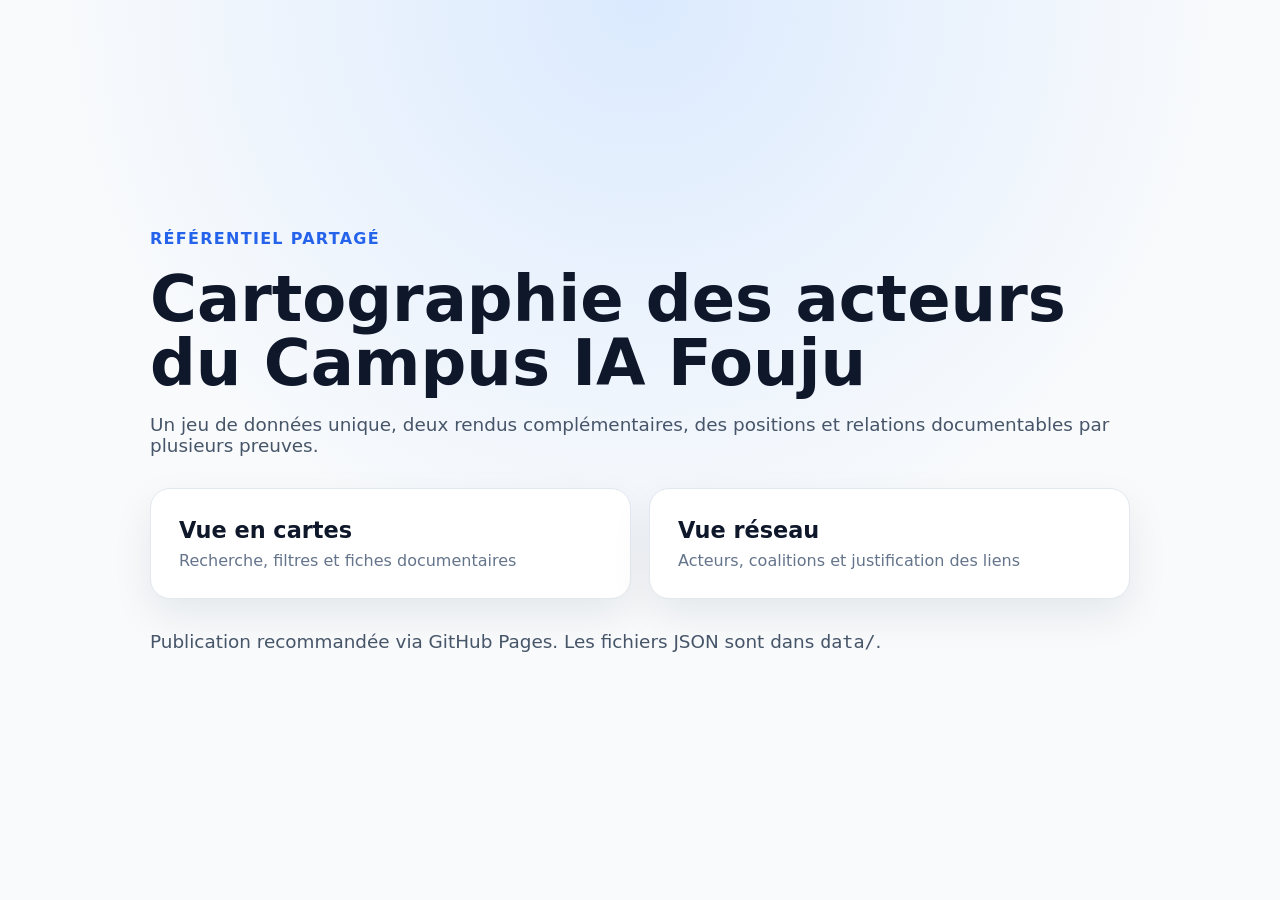
<file: index.html>
<!doctype html><html lang="fr"><head><meta charset="utf-8"><meta name="viewport" content="width=device-width,initial-scale=1"><title>Campus IA Fouju</title><link rel="stylesheet" href="assets/css/common.css"></head><body><main class="landing"><div class="hero"><span class="eyebrow">Référentiel partagé</span><h1>Cartographie des acteurs du Campus IA Fouju</h1><p>Un jeu de données unique, deux rendus complémentaires, des positions et relations documentables par plusieurs preuves.</p><div class="choices"><a class="choice" href="apps/cards/"><strong>Vue en cartes</strong><span>Recherche, filtres et fiches documentaires</span></a><a class="choice" href="apps/network/"><strong>Vue réseau</strong><span>Acteurs, coalitions et justification des liens</span></a></div><p class="notice">Publication recommandée via GitHub Pages. Les fichiers JSON sont dans <code>data/</code>.</p></div></main></body></html>
</file>
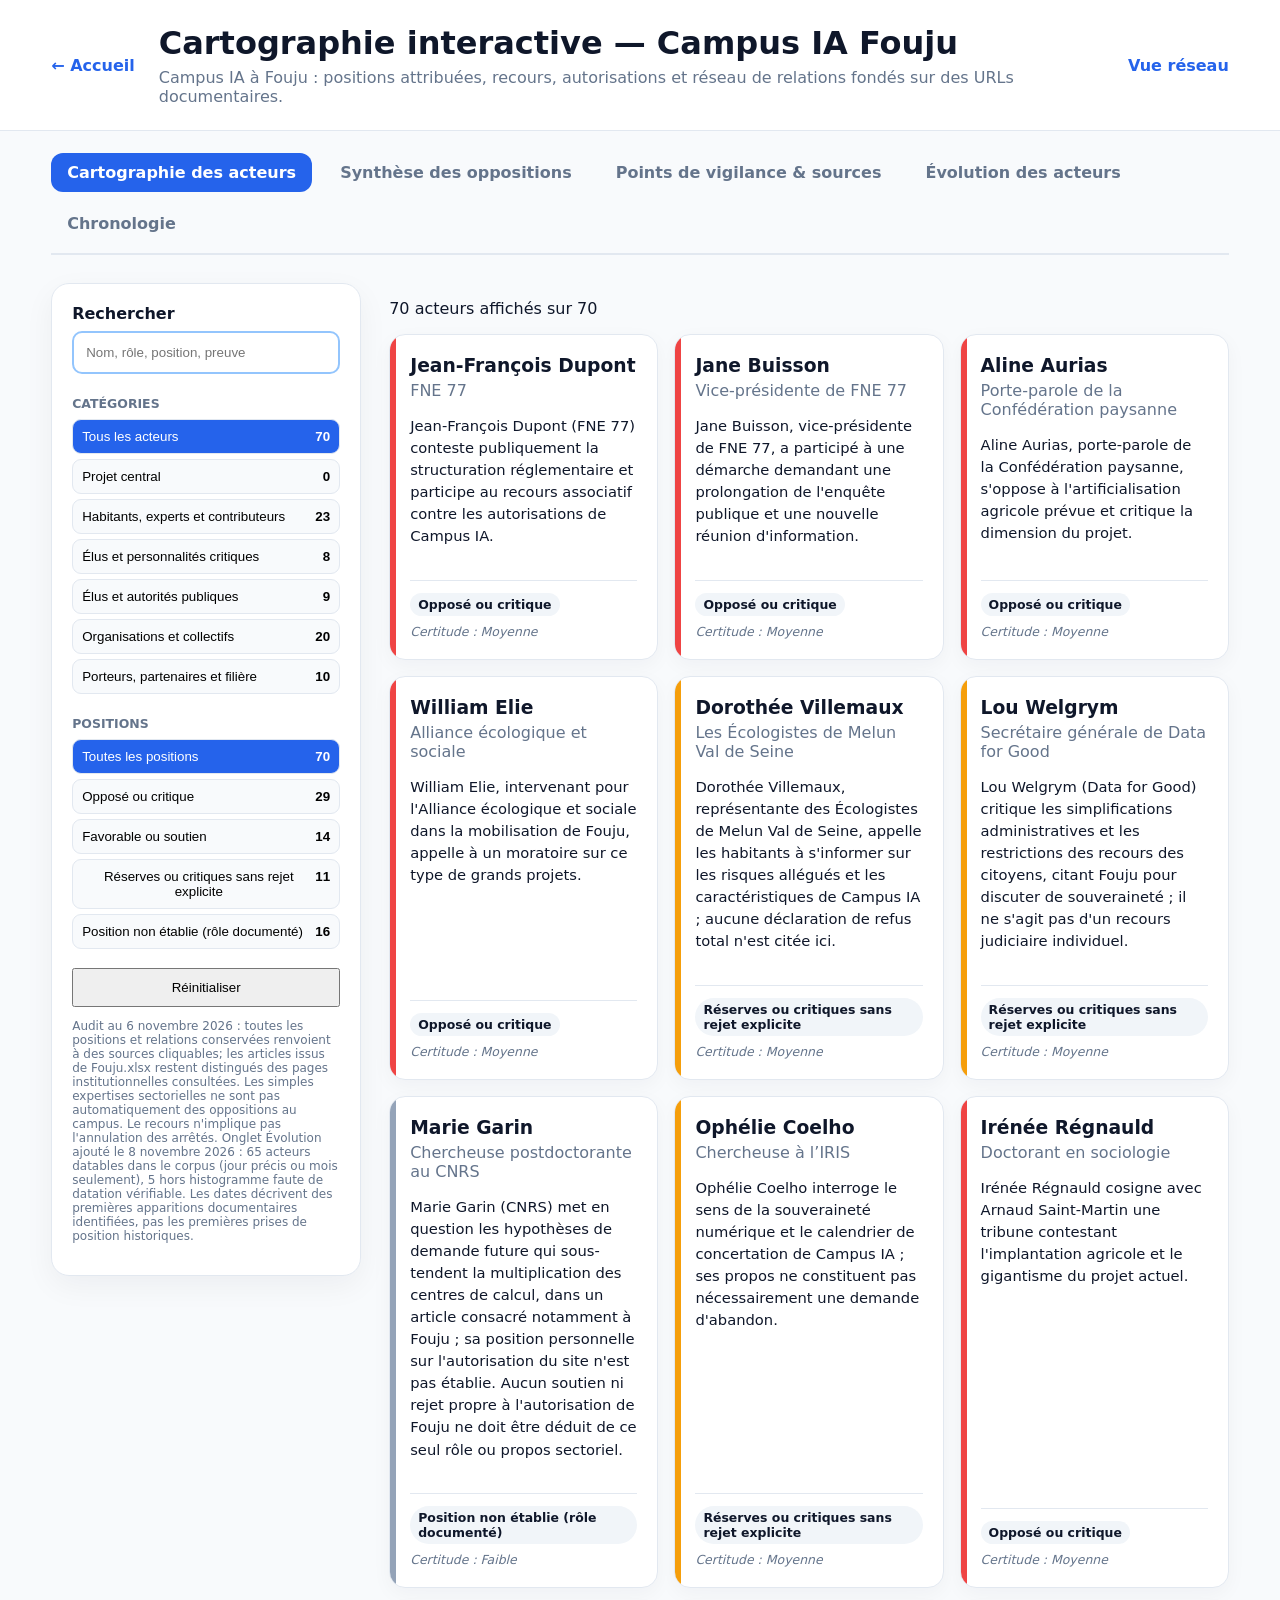
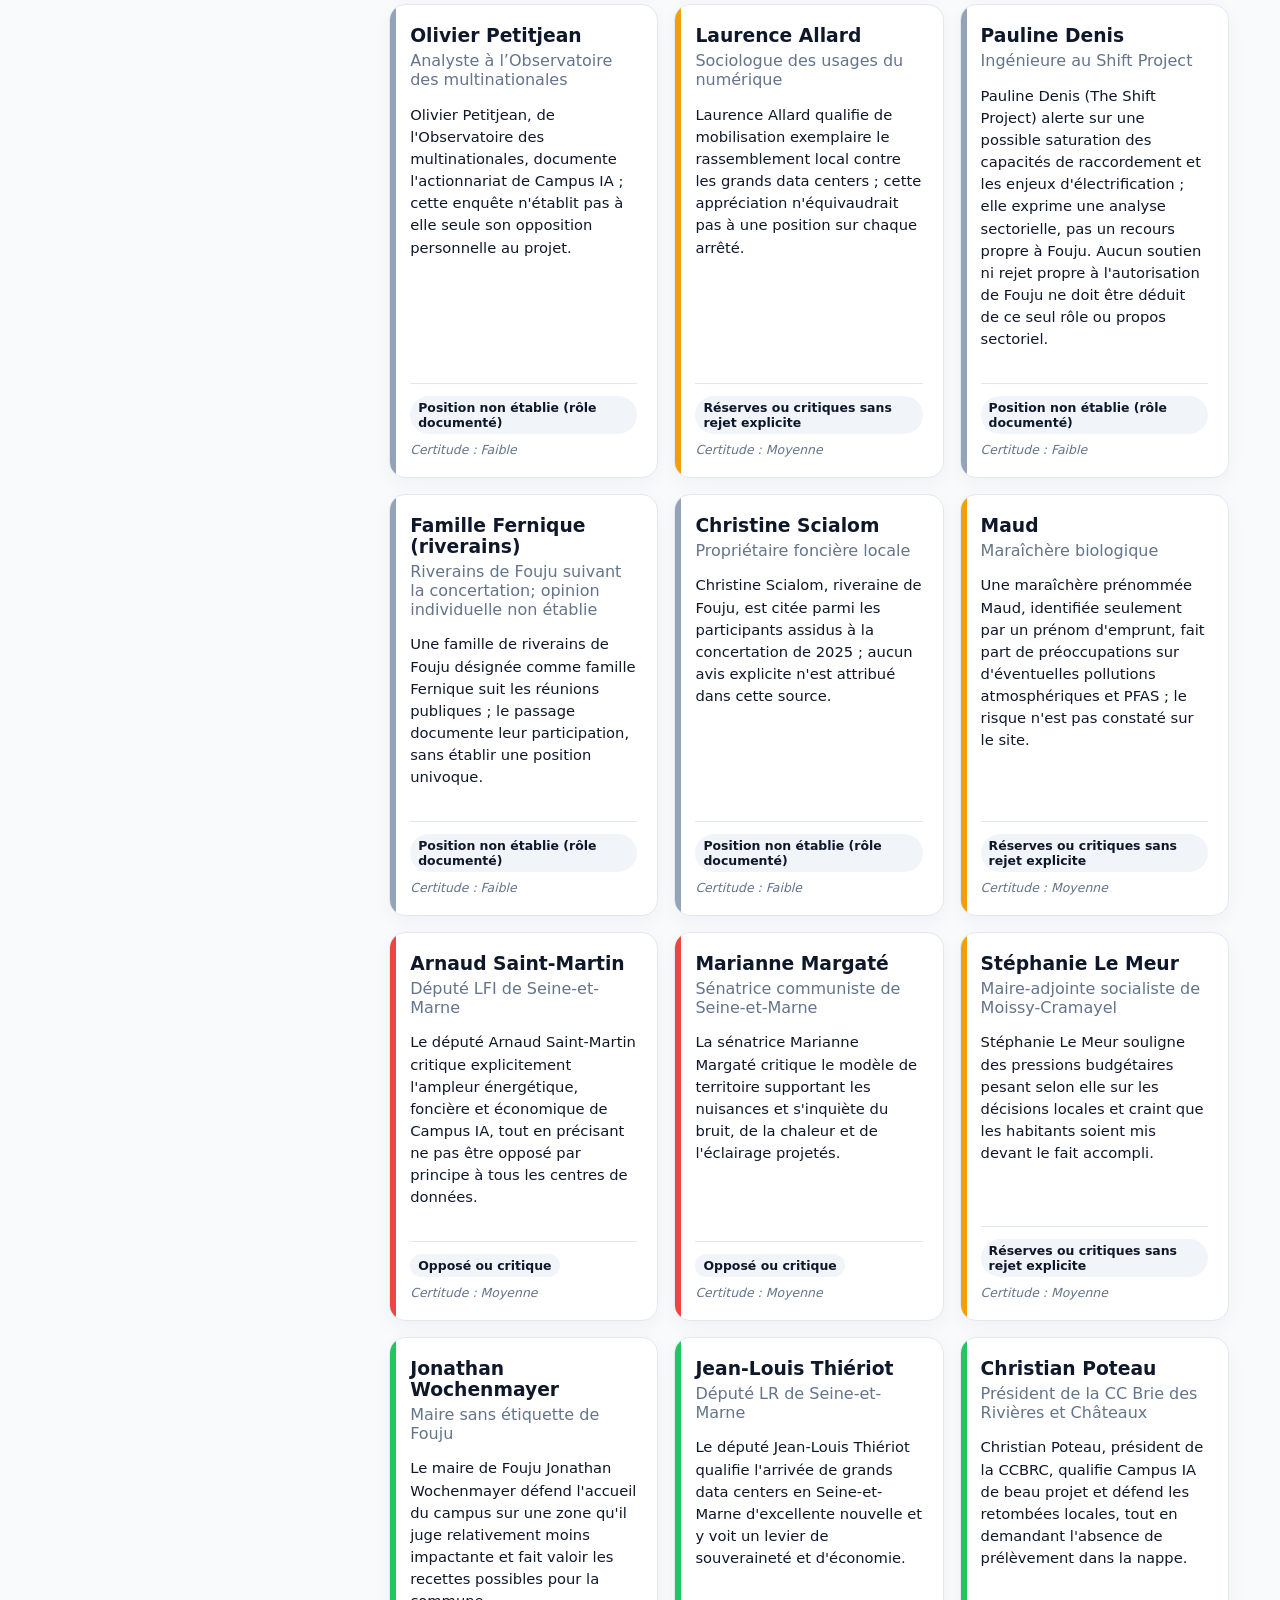
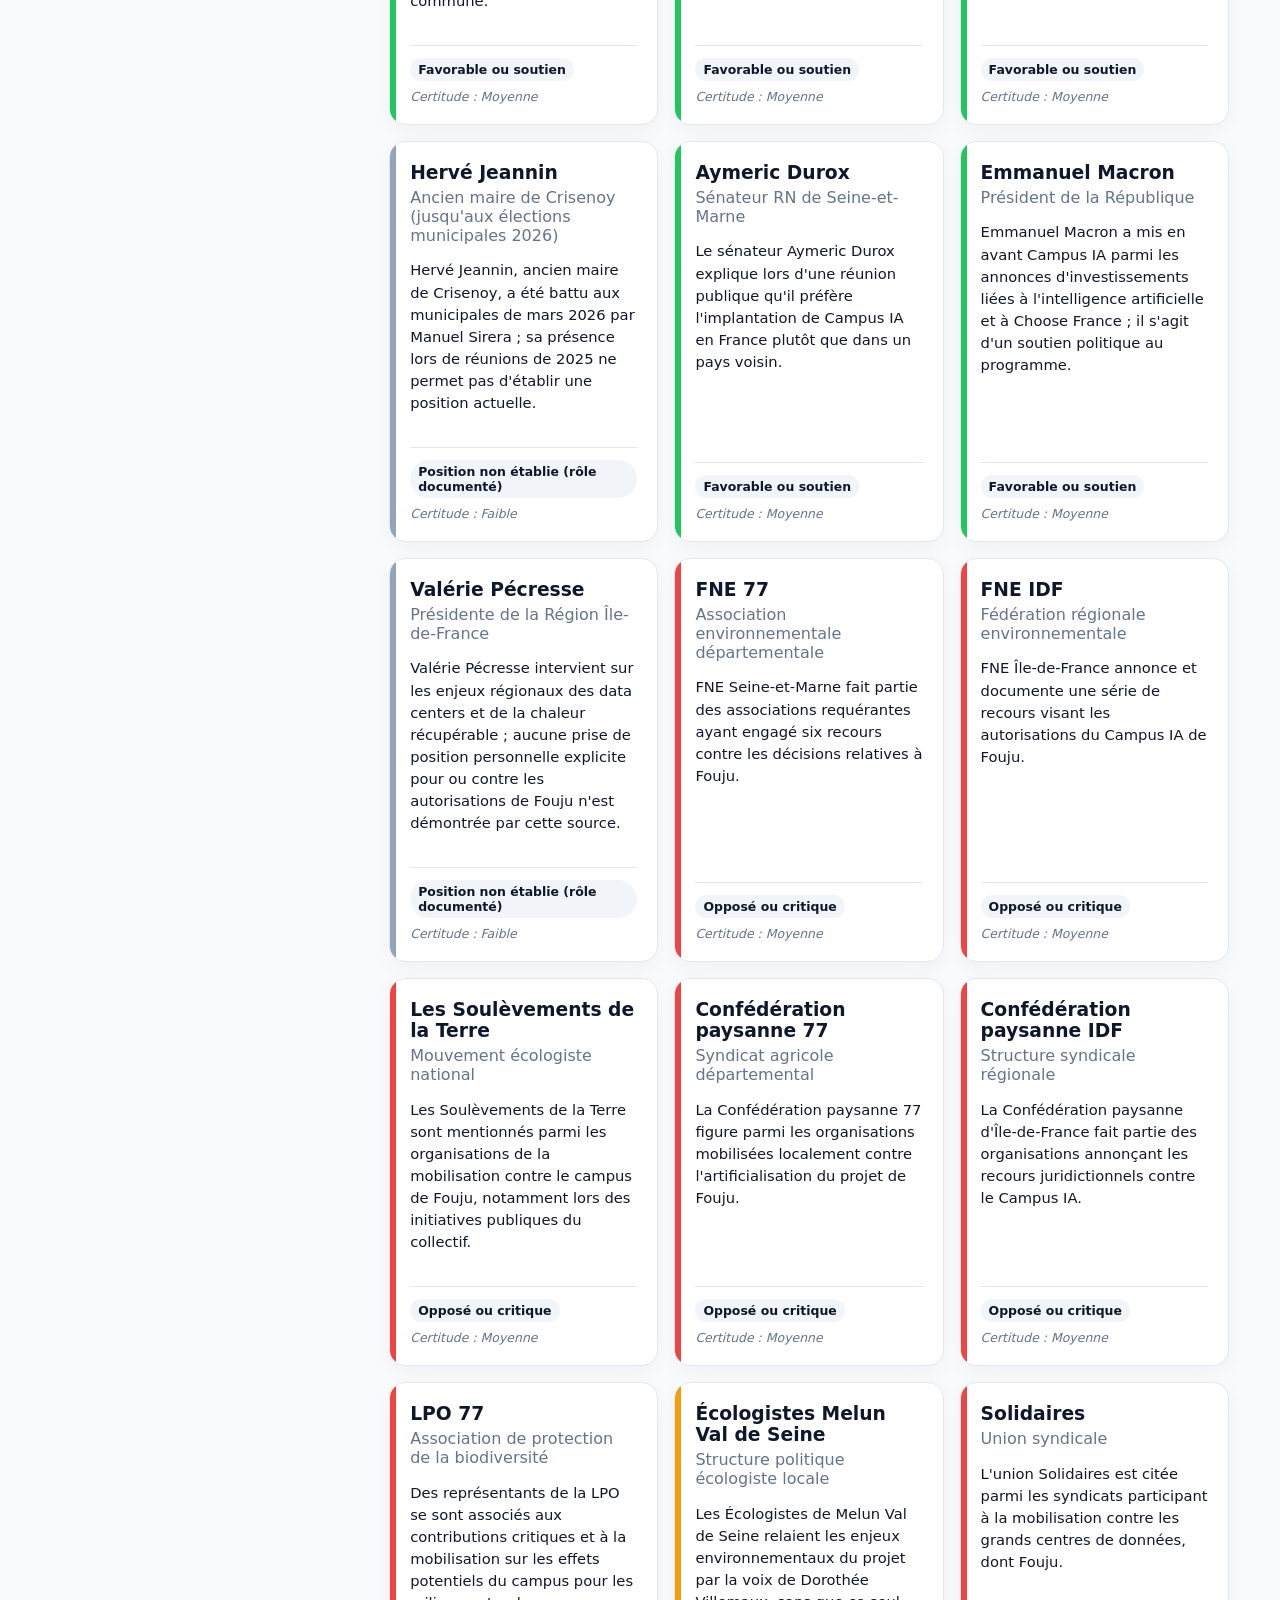
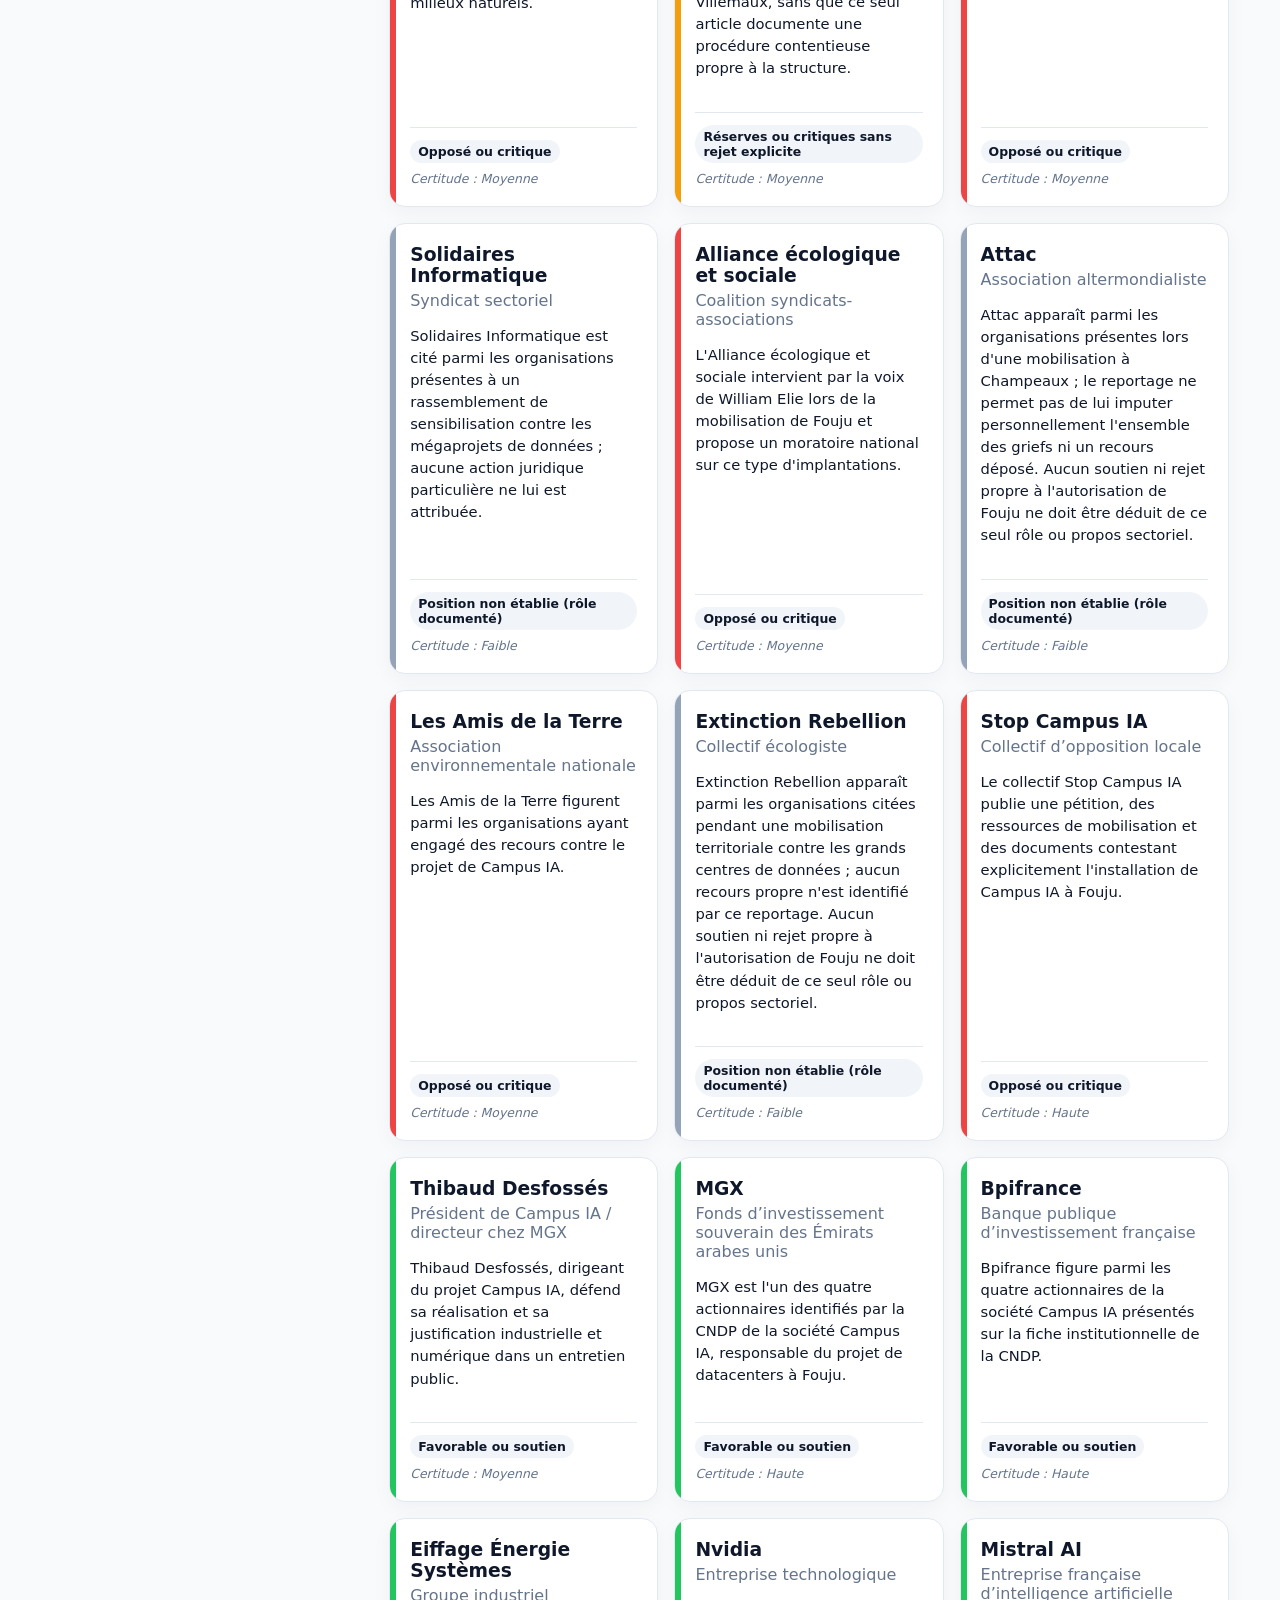
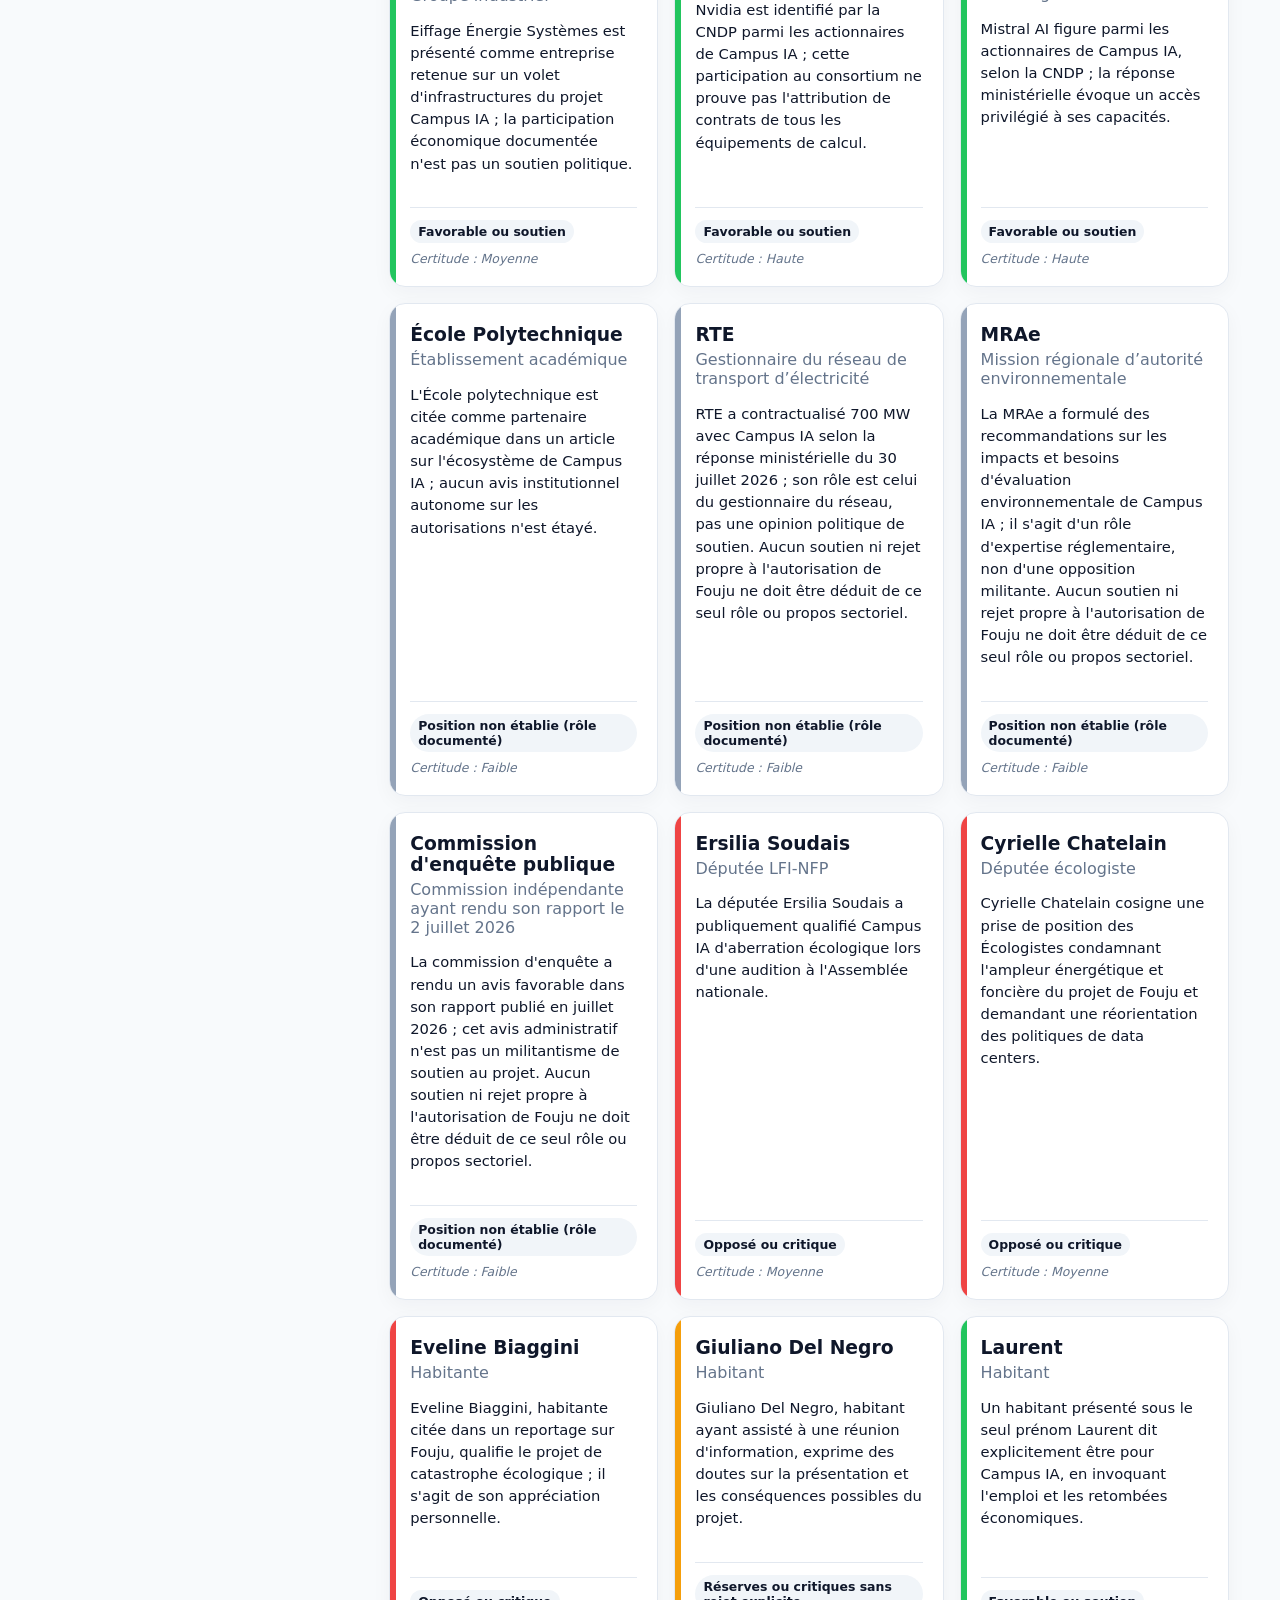
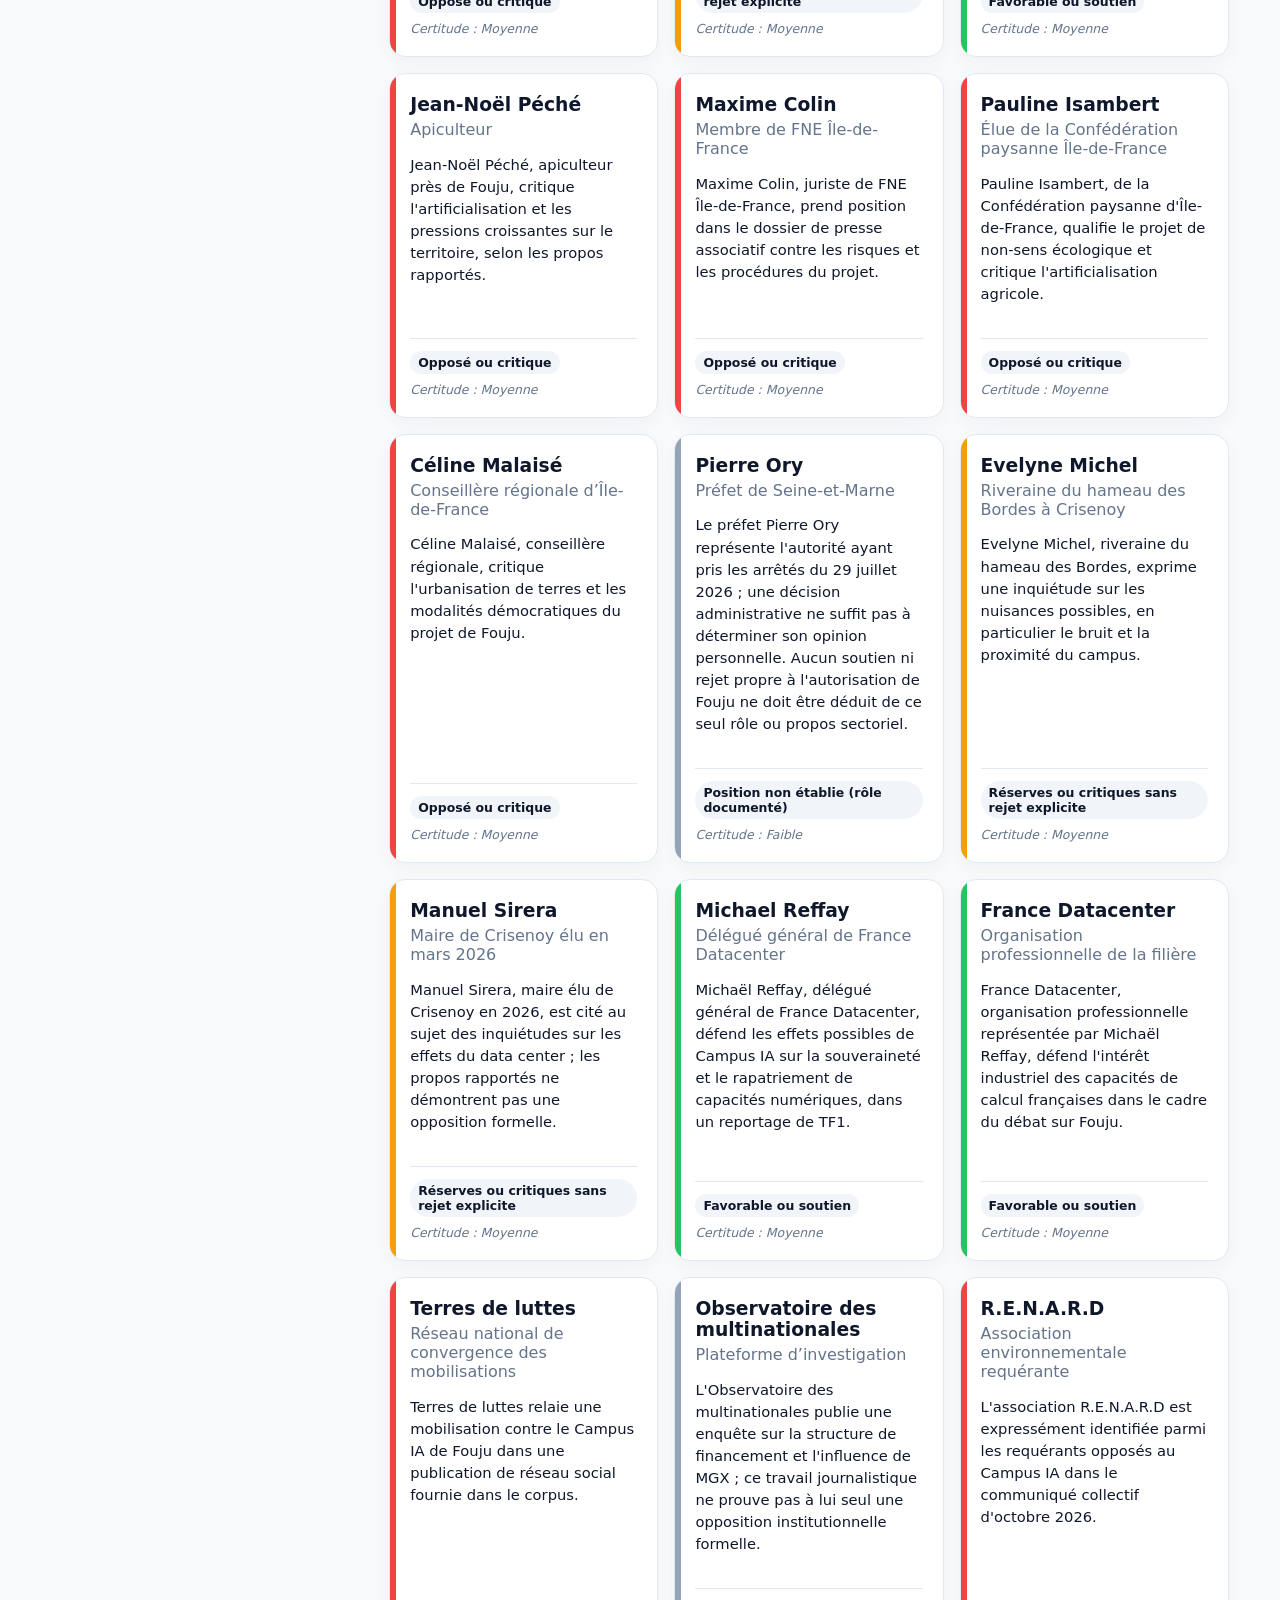
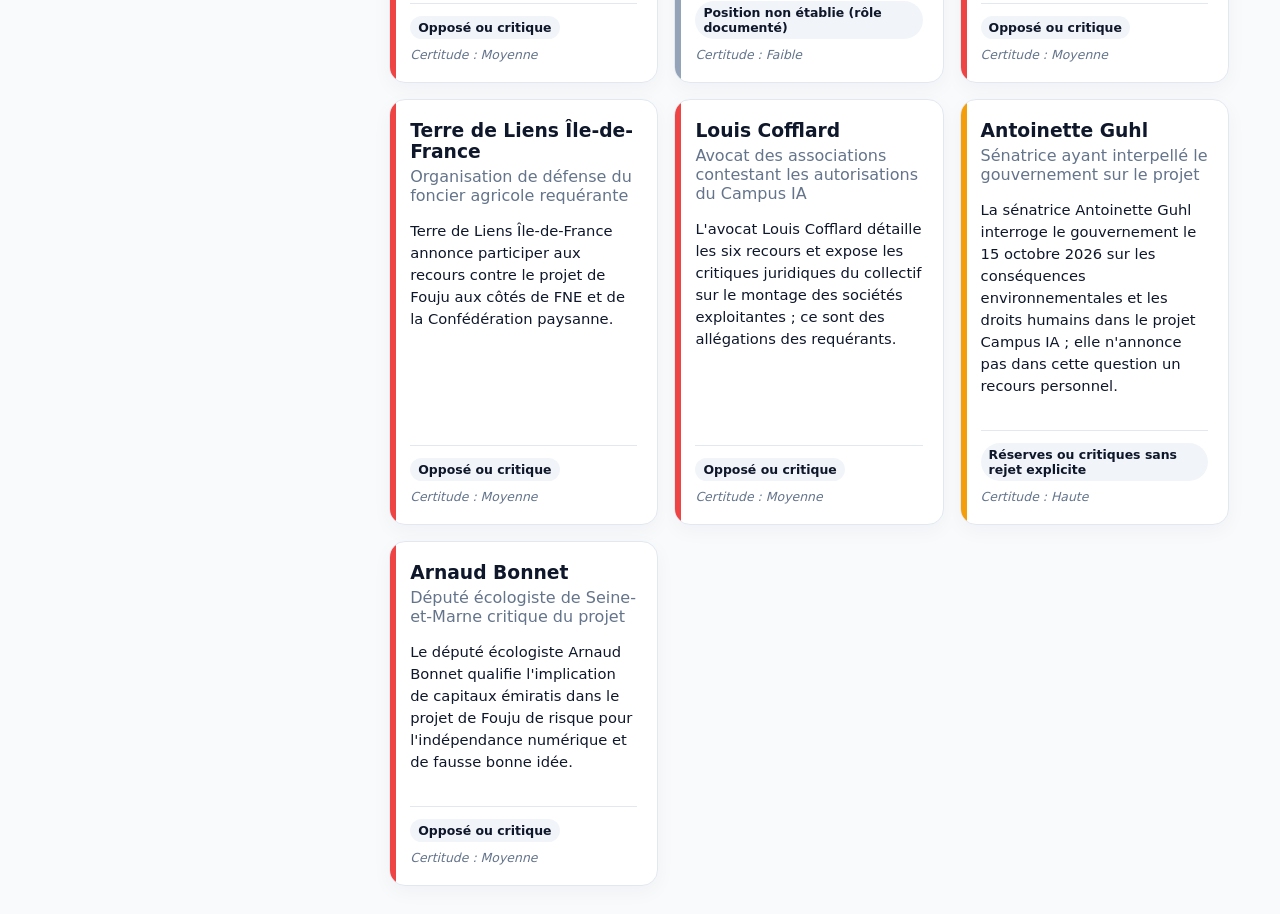
<file: apps/cards/index.html>
<!doctype html><html lang="fr"><head><meta charset="utf-8"><meta name="viewport" content="width=device-width,initial-scale=1"><title>Vue en cartes — Fouju</title><link rel="stylesheet" href="../../assets/css/cards.css?v=20261108"><link rel="stylesheet" href="../../assets/css/evolution.css?v=fouju-position-20261109"></head><body>
<header><a href="../../">← Accueil</a><div><h1 id="title"></h1><p id="subtitle"></p></div><a class="switch" href="../network/">Vue réseau</a></header>
<nav class="tabs" aria-label="Navigation de la cartographie"><button class="tab active" data-tab="carto" aria-selected="true">Cartographie des acteurs</button><button class="tab" data-tab="griefs" aria-selected="false">Synthèse des oppositions</button><button class="tab" data-tab="watch" aria-selected="false">Points de vigilance &amp; sources</button><button class="tab" data-tab="evolution" aria-selected="false">Évolution des acteurs</button><button class="tab" data-tab="timeline" aria-selected="false">Chronologie</button></nav>
<section class="tab-pane active" id="tab-carto"><main class="layout"><aside><label>Rechercher<input id="search" type="search" placeholder="Nom, rôle, position, preuve"></label><section><h2>Catégories</h2><div id="categories"></div></section><section><h2>Positions</h2><div id="stances"></div></section><button id="reset">Réinitialiser</button><p class="data-notice" id="notice"></p></aside><section><p id="count"></p><div id="grid" class="grid"></div></section></main></section>
<section class="tab-pane" id="tab-griefs"><main class="summary-wrap"><div id="griefGrid" class="griefGrid"></div></main></section>
<section class="tab-pane" id="tab-watch"><main class="summary-wrap"><article class="listCard"><h2>🔍 Points de vigilance majeurs</h2><ul id="vigilance"></ul></article><article class="listCard"><h2>📰 Médias et sources répertoriés</h2><ul id="sources"></ul></article></main></section>
<section class="tab-pane" id="tab-evolution"><main class="summary-wrap"><div id="evolution-root"></div></main></section>
<section class="tab-pane" id="tab-timeline"><main class="summary-wrap"><div class="griefGrid" id="timelineGrid"></div><article class="listCard"><h2>Repères techniques et état d'avancement</h2><div id="factGrid" class="griefGrid"></div></article></main></section>
<dialog id="dialog"><button class="close" aria-label="Fermer">×</button><div id="detail"></div></dialog><script type="module" src="../../assets/js/cards.js?v=fouju-position-20261109"></script></body></html>
</file>
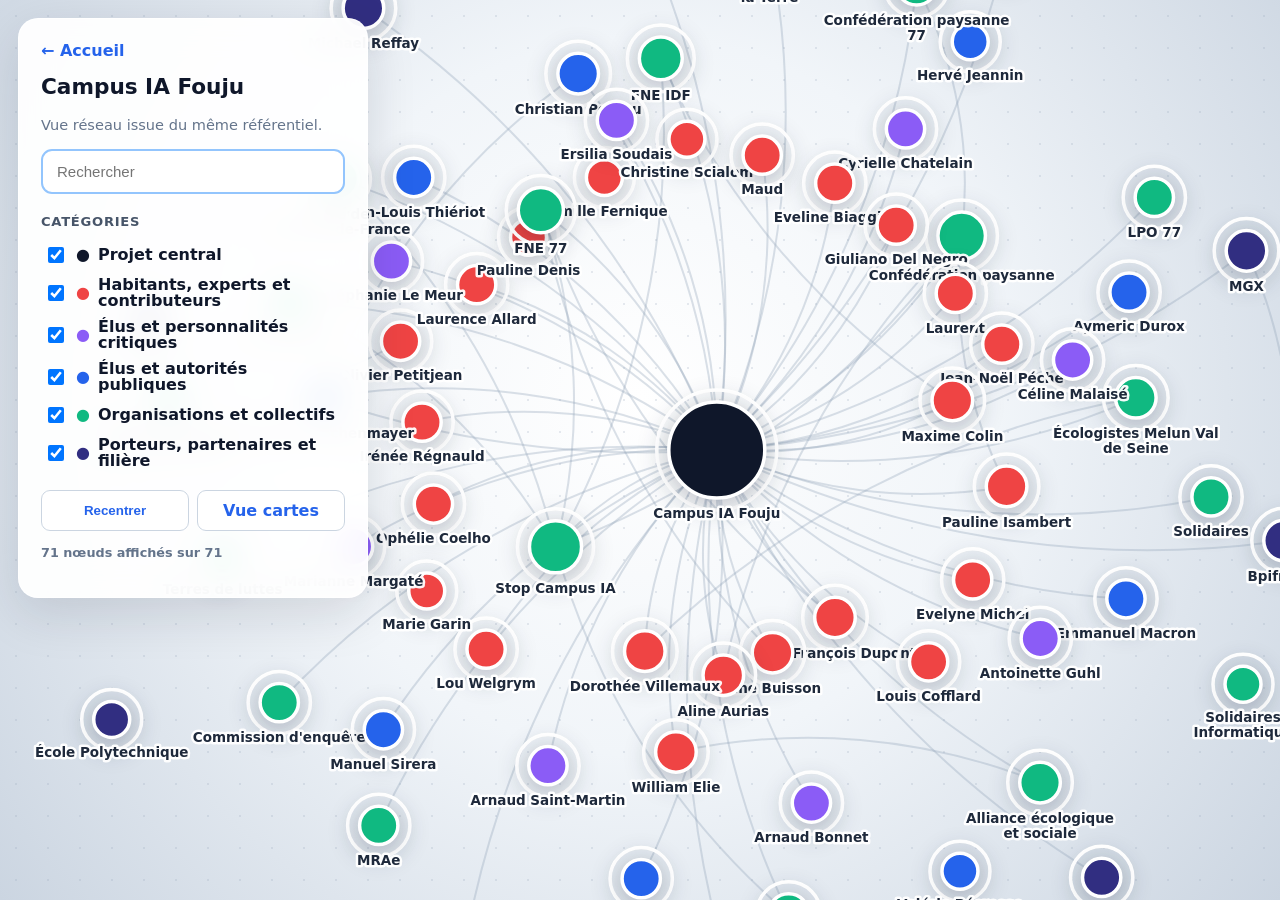
<file: apps/network/index.html>
<!doctype html><html lang="fr"><head><meta charset="utf-8"><meta name="viewport" content="width=device-width,initial-scale=1"><title>Vue réseau — Fouju</title><link rel="stylesheet" href="../../assets/css/network.css"></head><body><div id="app"><svg id="svg"></svg><aside class="left"><a href="../../">← Accueil</a><h1>Campus IA Fouju</h1><p>Vue réseau issue du même référentiel.</p><input id="search" type="search" placeholder="Rechercher"><h2>Catégories</h2><div id="filters"></div><div class="buttons"><button id="center">Recentrer</button><a href="../cards/">Vue cartes</a></div><p id="count"></p></aside><aside id="panel" class="right"><button id="close">×</button><div id="details"></div></aside><div id="tip"></div></div><script type="module" src="../../assets/js/network.js"></script></body></html>
</file>
<file: assets/css/common.css>
*{box-sizing:border-box}body{margin:0;font-family:Inter,system-ui,-apple-system,"Segoe UI",sans-serif;background:#f8fafc;color:#0f172a}a{color:inherit}.landing{min-height:100vh;display:grid;place-items:center;padding:32px;background:radial-gradient(circle at top,#dbeafe,#f8fafc 52%)}.hero{max-width:980px}.eyebrow{color:#2563eb;font-weight:800;text-transform:uppercase;letter-spacing:.08em}.hero h1{font-size:clamp(2.2rem,5vw,4.6rem);line-height:1;margin:.3em 0}.hero p{font-size:1.15rem;color:#475569}.choices{display:grid;grid-template-columns:repeat(2,minmax(0,1fr));gap:18px;margin:32px 0}.choice{display:flex;flex-direction:column;gap:8px;text-decoration:none;background:white;padding:28px;border-radius:20px;border:1px solid #e2e8f0;box-shadow:0 16px 40px rgba(15,23,42,.08);transition:.2s}.choice:hover{transform:translateY(-4px);border-color:#60a5fa}.choice strong{font-size:1.4rem}.choice span,.notice{color:#64748b}@media(max-width:700px){.choices{grid-template-columns:1fr}}
</file>
<file: assets/css/cards.css>
:root{--blue:#2563eb;--border:#e2e8f0}*{box-sizing:border-box}body{margin:0;font-family:Inter,system-ui,sans-serif;background:#f8fafc;color:#0f172a}header{display:flex;align-items:center;gap:24px;padding:24px 4vw;background:white;border-bottom:1px solid var(--border)}header div{flex:1}header h1{margin:0 0 6px}header p{margin:0;color:#64748b}.switch,header>a{color:var(--blue);font-weight:700;text-decoration:none}.layout{display:grid;grid-template-columns:310px 1fr;gap:28px;padding:28px 4vw}aside{position:sticky;top:18px;align-self:start;background:white;border:1px solid var(--border);border-radius:18px;padding:20px;box-shadow:0 10px 30px #0f172a0d}label{font-weight:800}input{width:100%;margin-top:8px;padding:12px;border:2px solid #93c5fd;border-radius:10px}aside h2{font-size:.78rem;text-transform:uppercase;color:#64748b;margin:22px 0 8px}.filter{width:100%;display:flex;justify-content:space-between;margin:5px 0;padding:9px;border:1px solid var(--border);background:#f8fafc;border-radius:9px;cursor:pointer}.filter.active{background:var(--blue);color:white}#reset{width:100%;padding:10px;margin-top:14px}.data-notice{font-size:.75rem;color:#64748b}.grid{display:grid;grid-template-columns:repeat(auto-fill,minmax(245px,1fr));gap:16px}.card{position:relative;display:flex;flex-direction:column;background:white;border:1px solid var(--border);border-radius:16px;padding:20px;min-height:260px;box-shadow:0 6px 20px #0f172a0a;cursor:pointer;overflow:hidden;transition:transform .2s,box-shadow .2s}.card:before{content:"";position:absolute;inset:0 auto 0 0;width:6px;background:var(--stance)}.card:hover{transform:translateY(-3px);box-shadow:0 12px 30px #0f172a14}.card h3{margin:0 0 5px}.role,.muted{color:#64748b}.position{font-size:.92rem;line-height:1.5;flex:1}.footer{display:flex;flex-direction:column;align-items:flex-start;gap:8px;margin-top:18px;padding-top:12px;border-top:1px solid var(--border);font-size:.78rem}.badge{display:inline-flex;padding:4px 8px;border-radius:999px;background:#f1f5f9;font-weight:800}.footer span:last-child{display:block;color:#64748b;font-style:italic}dialog{width:min(760px,calc(100% - 28px));border:0;border-radius:20px;padding:28px;box-shadow:0 30px 80px #0f172a55}dialog::backdrop{background:#0f172a99}.close{float:right;border:0;background:#e2e8f0;border-radius:50%;width:34px;height:34px}.proof{padding:12px;margin:10px 0;background:#f8fafc;border-left:4px solid var(--blue);border-radius:8px}.relation{padding:12px;border:1px solid var(--border);border-radius:10px;margin:8px 0}.relation button{border:0;background:none;color:var(--blue);font-weight:800;cursor:pointer}@media(max-width:850px){.layout{grid-template-columns:1fr}aside{position:static}header{align-items:flex-start;flex-wrap:wrap}}
/* Extension strictement limitée aux deux onglets de synthèse. */
.tabs{display:flex;gap:12px;flex-wrap:wrap;margin:22px 4vw 0;padding-bottom:10px;border-bottom:2px solid var(--border)}
.tab{font:inherit;font-weight:650;border:0;border-radius:12px;background:transparent;color:#64748b;padding:10px 16px;cursor:pointer}
.tab:hover{background:#e2e8f0;color:#0f172a}.tab.active{background:#2563eb;color:white}.tab-pane{display:none}.tab-pane.active{display:block}
.summary-wrap{padding:28px 4vw;max-width:1560px;margin:auto}.griefGrid{display:grid;grid-template-columns:repeat(auto-fill,minmax(365px,1fr));gap:20px}
.griefCard,.listCard{border:1px solid var(--border);border-radius:16px;padding:24px;background:white;box-shadow:0 6px 20px #0f172a0a;line-height:1.55}.griefCard h2,.listCard h2{font-size:1.15rem;margin:0 0 12px}.griefCard p{margin:0}.listCard{margin-bottom:20px}.listCard li{margin-bottom:12px}
@media(max-width:700px){.griefGrid{grid-template-columns:1fr}.tabs{gap:6px}.tab{flex:1 1 100%;text-align:left}}
/* Adaptations légères aux preuves documentaires et à la chronologie, sans changement de charte. */
.proof a,.griefCard a,.listCard a{color:var(--blue);text-decoration:underline;text-underline-offset:2px}.proof p{line-height:1.55;margin:8px 0}.proof-kind{font-size:.72rem;font-weight:800;color:#64748b}.proof-foot{display:flex;justify-content:space-between;gap:8px;flex-wrap:wrap;font-size:.8rem}.proof small{display:block;font-size:.75rem;color:#64748b;margin-top:6px}.source-citations{font-size:.77rem;margin-top:13px;padding-top:8px;border-top:1px solid var(--border)}#factGrid{margin-top:13px}#tab-timeline .listCard{margin-top:22px}.chrono-date{font-size:.78rem;font-weight:800;color:#2563eb;letter-spacing:.04em}.chrono-forecast .chrono-date{color:#b45309}
</file>
<file: assets/css/evolution.css>
/* Styles isolés de l'onglet Évolution */
.evolution-app { display: grid; gap: 22px; }
.evolution-top { display: flex; align-items: center; justify-content: space-between; gap: 20px; flex-wrap: wrap; }
.evolution-top h2 { margin: 0 0 4px; font-size: 1.55rem; }
.evolution-top p { margin: 0; color: var(--muted, #64748b); }
.evolution-modes { display: flex; gap: 5px; padding: 5px; border-radius: 12px; background: #e2e8f0; }
.evolution-modes button { border: 0; padding: 10px 16px; border-radius: 9px; cursor: pointer; background: transparent; color: #475569; font-weight: 700; }
.evolution-modes button.is-active { background: #fff; color: #1d4ed8; box-shadow: 0 2px 5px #0f172a16; }
.evolution-metrics { display: grid; grid-template-columns: repeat(3, minmax(0, 1fr)); gap: 12px; }
.evolution-metric, .evolution-panel { background: #fff; border: 1px solid var(--border, #e2e8f0); border-radius: 12px; box-shadow: var(--shadow, 0 3px 8px #0f172a0a); }
.evolution-metric { padding: 18px; display: grid; gap: 5px; }
.evolution-metric span { font-size: .85rem; color: var(--muted, #64748b); }
.evolution-metric strong { font-size: 2rem; font-variant-numeric: tabular-nums; }
.evolution-panel { padding: 24px; min-width: 0; }
.evolution-section-title { display: flex; justify-content: space-between; align-items: center; gap: 18px; flex-wrap: wrap; margin-bottom: 18px; }
.evolution-section-title h3 { margin: 0; font-size: 1.1rem; }
.evolution-section-title label { display: flex; align-items: center; gap: 8px; color: #475569; font-size: .85rem; font-weight: 600; }
.evolution-section-title select, .evolution-section-title input { padding: 9px 12px; border: 1px solid #cbd5e1; border-radius: 9px; background: #fff; color: #0f172a; font: inherit; min-width: 160px; }
.evolution-chart { width: 100%; overflow-x: auto; }
.evolution-chart svg { display: block; height: auto; max-height: 400px; }
.evolution-legend { display: flex; flex-wrap: wrap; gap: 9px; margin-top: 16px; }
.evolution-legend-button { display: inline-flex; align-items: center; gap: 7px; border: 1px solid #cbd5e1; border-radius: 999px; padding: 6px 10px; background: #fff; color: #64748b; font-size: .82rem; cursor: pointer; opacity: .5; }
.evolution-legend-button.is-on { opacity: 1; color: #0f172a; }
.evolution-swatch { display: inline-block; flex-shrink: 0; width: 12px; height: 12px; border-radius: 3px; }
.evolution-hint { font-size: .83rem; color: var(--muted, #64748b); }
.evolution-roster { display: grid; gap: 9px; }
.evolution-person { display: flex; align-items: flex-start; gap: 12px; padding: 12px; border-radius: 9px; border: 1px solid #e2e8f0; }
.evolution-person .evolution-swatch { margin-top: 5px; }
.evolution-person strong { display: block; font-size: .92rem; }
.evolution-person small { display: block; color: #64748b; margin-top: 3px; line-height: 1.45; }
.evolution-warning { color: #92400e; font-size: .85rem; }
.evolution-empty h2 { margin-top: 0; }
@media (max-width: 650px) {
  .evolution-metrics { grid-template-columns: 1fr; }
  .evolution-panel { padding: 15px; } 
  .evolution-section-title { align-items: stretch; flex-direction: column; }
  .evolution-section-title input { width: 100%; }
}

/* Ajustements Bosquel : isolation des contrôles du graphique et traçabilité. */
#tab-evolution .evolution-wrap{max-width:1400px}
#tab-evolution .evolution-method{font-size:.82rem;line-height:1.45;margin-top:8px;max-width:880px;color:#64748b}
#tab-evolution .evolution-sources a{color:#1d4ed8;text-decoration:underline;text-underline-offset:2px}
#tab-evolution .evolution-person>div{min-width:0}
#tab-evolution .evolution-section-title input{width:auto;margin-top:0;border:1px solid #cbd5e1}
#tab-evolution .evolution-section-title select{margin-top:0;width:auto}
#tab-evolution .evolution-person small{overflow-wrap:anywhere}

/* Ajustements Fouju. */
#tab-evolution .evolution-method { font-size:.85rem;line-height:1.5;margin-top:10px;max-width:900px }
#tab-evolution .evolution-sources a {color:#2563eb;text-decoration:underline;text-underline-offset:2px}
#tab-evolution .evolution-person small {overflow-wrap:anywhere}
#tab-evolution .evolution-section-title input {width:auto;margin-top:0;border:1px solid #cbd5e1}
#tab-evolution .evolution-section-title select {margin-top:0;width:auto}

/* Variante Fouju « Par position » : commandes adaptables aux petits écrans. */
#tab-evolution .evolution-modes{flex-wrap:wrap}
#tab-evolution .evolution-modes button{white-space:nowrap}
@media(max-width:850px){#tab-evolution .evolution-modes{width:100%}}
</file>
<file: assets/css/network.css>
*{box-sizing:border-box}body{margin:0;font-family:Inter,system-ui,-apple-system,"Segoe UI",sans-serif;overflow:hidden;color:#0f172a}#app{width:100vw;height:100vh;background:radial-gradient(circle at 50% 44%,#fff 0,#f1f5f9 44%,#cbd5e1 100%);position:relative}#app:before{content:"";position:absolute;inset:0;background-image:radial-gradient(#94a3b8 1px,transparent 1px);background-size:32px 32px;opacity:.22;pointer-events:none}svg{position:relative;width:100%;height:100%;cursor:grab}.left,.right{position:absolute;top:18px;background:#fffffff0;backdrop-filter:blur(16px);border:1px solid #ffffffcc;border-radius:20px;box-shadow:0 16px 50px #0f172a22;padding:22px;z-index:5}.left{left:18px;width:350px;max-height:calc(100vh - 36px);overflow:auto}.right{right:18px;width:430px;max-height:calc(100vh - 36px);overflow:auto;transform:translateX(120%);opacity:0;pointer-events:none;transition:transform .3s,opacity .3s}.right.active{transform:none;opacity:1;pointer-events:auto}.left>a{color:#2563eb;font-weight:750;text-decoration:none}.left h1{font-size:1.35rem;margin:14px 0 4px}.left>p{color:#64748b;font-size:.91rem;line-height:1.45}.left input{width:100%;padding:12px 14px;border:2px solid #93c5fd;border-radius:11px;font-size:.94rem}.left h2{font-size:.82rem;text-transform:uppercase;letter-spacing:.055em;color:#475569;margin:20px 0 9px}.check{display:grid;grid-template-columns:20px 14px minmax(0,1fr);align-items:center;column-gap:8px;min-height:34px;padding:5px 7px;border-radius:8px;font-size:.94rem;font-weight:600;line-height:1.25}.check:hover{background:#f1f5f9}.check input{width:16px;height:16px;margin:0}.check span{font-size:1rem;line-height:1}.buttons{display:flex;gap:8px;margin-top:16px}.buttons button,.buttons a{flex:1;padding:10px;text-align:center;border:1px solid #cbd5e1;border-radius:9px;background:white;text-decoration:none;color:#2563eb;font-weight:750}.right>button{float:right;border:0;border-radius:50%;width:34px;height:34px;font-size:1.1rem}.node{cursor:pointer;transition:opacity .22s}.node circle{stroke:#fff;stroke-width:3.5;filter:drop-shadow(0 5px 9px #0f172a3b);transition:transform .22s,filter .22s,stroke .22s,stroke-width .22s}.node text{font-size:13.5px;font-weight:800;text-anchor:middle;paint-order:stroke fill;stroke:#fffffff2;stroke-width:5px;stroke-linejoin:round;fill:#1e293b;pointer-events:none;transition:font-size .22s,opacity .22s}.node:hover circle,.node.active circle{transform:scale(1.2);stroke:#0f172a;stroke-width:4.5;filter:drop-shadow(0 8px 15px #0f172a55)}.node:hover text,.node.active text{font-size:15px}.node.dimmed{opacity:.12}.link{fill:none;stroke:#94a3b8;stroke-opacity:.34;stroke-width:2;cursor:pointer;transition:stroke .2s,stroke-opacity .2s,stroke-width .2s}.link:hover,.link.active{stroke:#2563eb;stroke-opacity:.95;stroke-width:4}.link.dimmed{stroke-opacity:.035}.hidden{display:none}.proof,.relationBox{padding:12px;margin:9px 0;background:#f8fafc;border-radius:9px;border-left:4px solid #2563eb;line-height:1.45}.right a{color:#2563eb}#tip{position:absolute;display:none;z-index:20;max-width:330px;background:#0f172af2;color:white;padding:10px 13px;border-radius:10px;font-size:.84rem;line-height:1.35;pointer-events:none;box-shadow:0 12px 30px #0f172a55}#tip strong{display:block;font-size:.92rem;margin-bottom:3px}#tip small{color:#cbd5e1}#count{font-size:.8rem;font-weight:700;color:#64748b}@media(max-width:780px){.left{width:calc(100% - 36px);max-height:40vh;top:auto;bottom:18px}.right{width:calc(100% - 36px);max-height:56vh}.node text{font-size:12px}}
</file>
